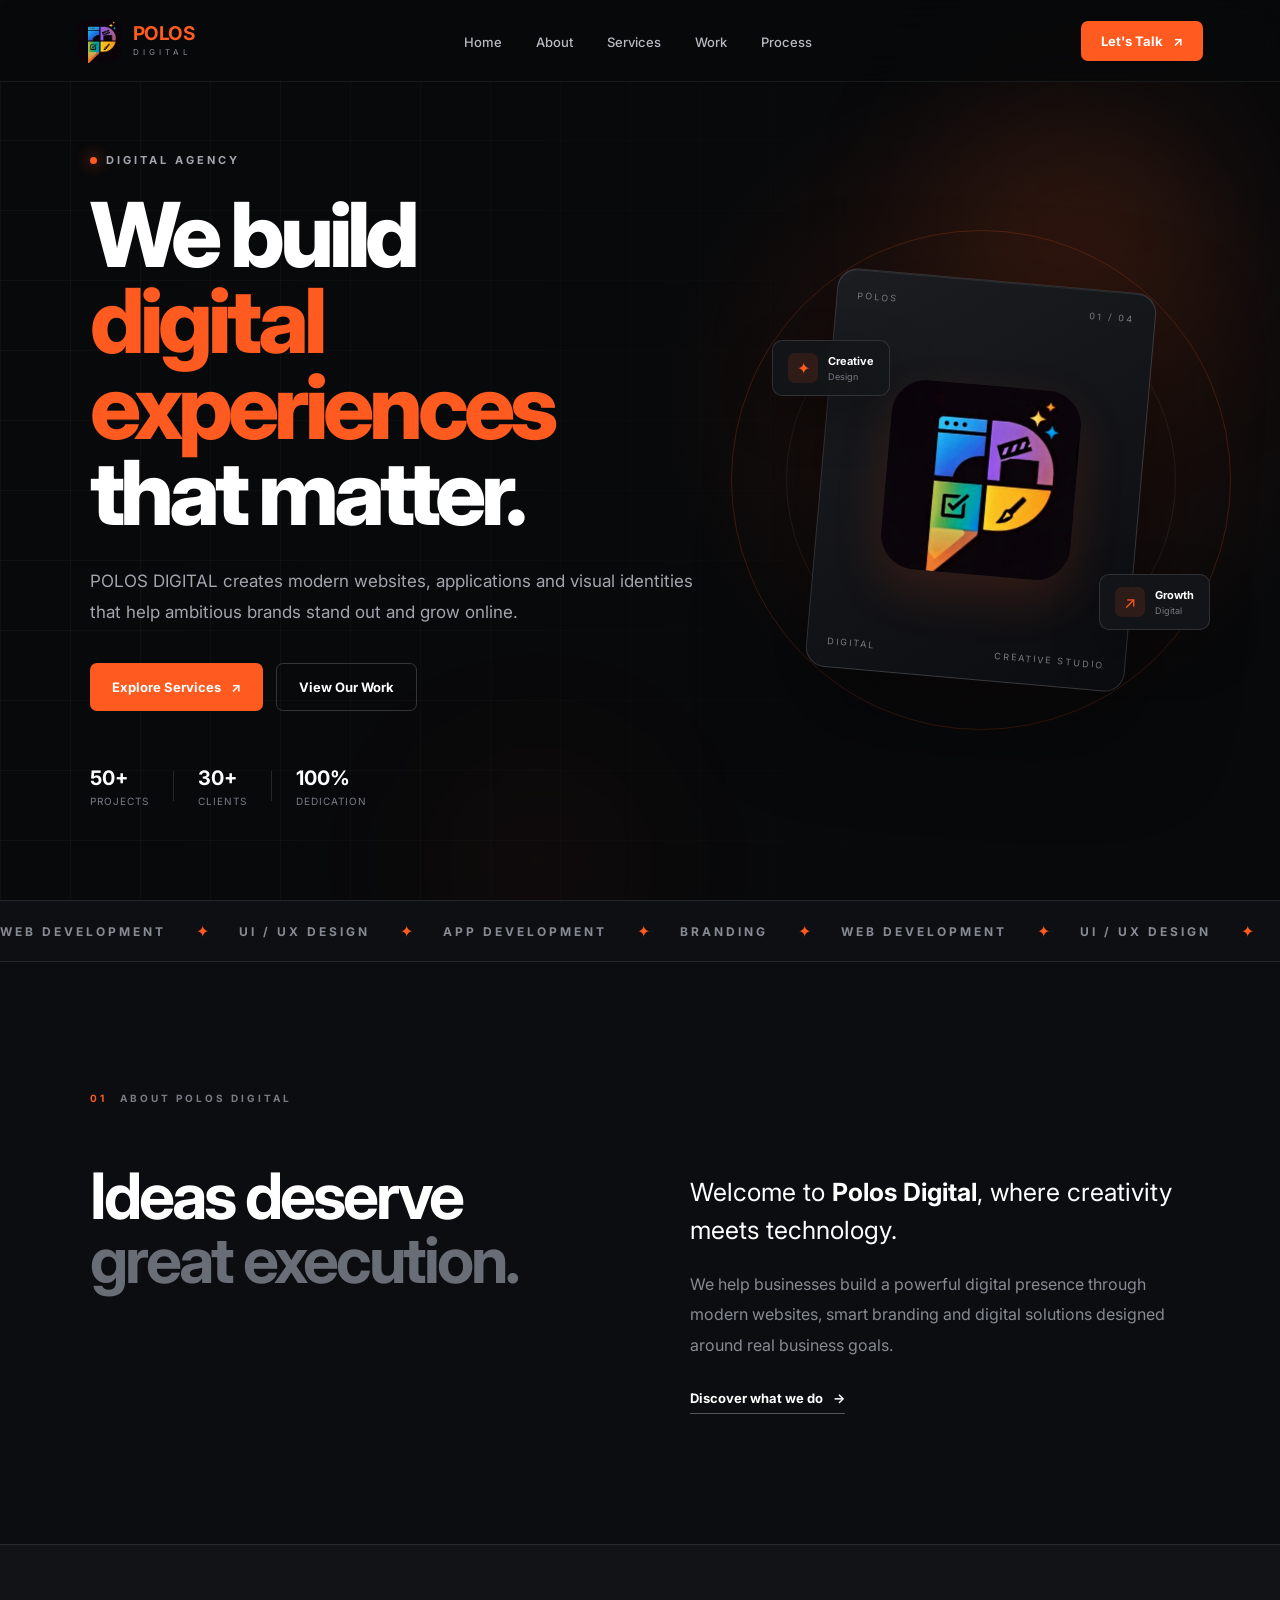
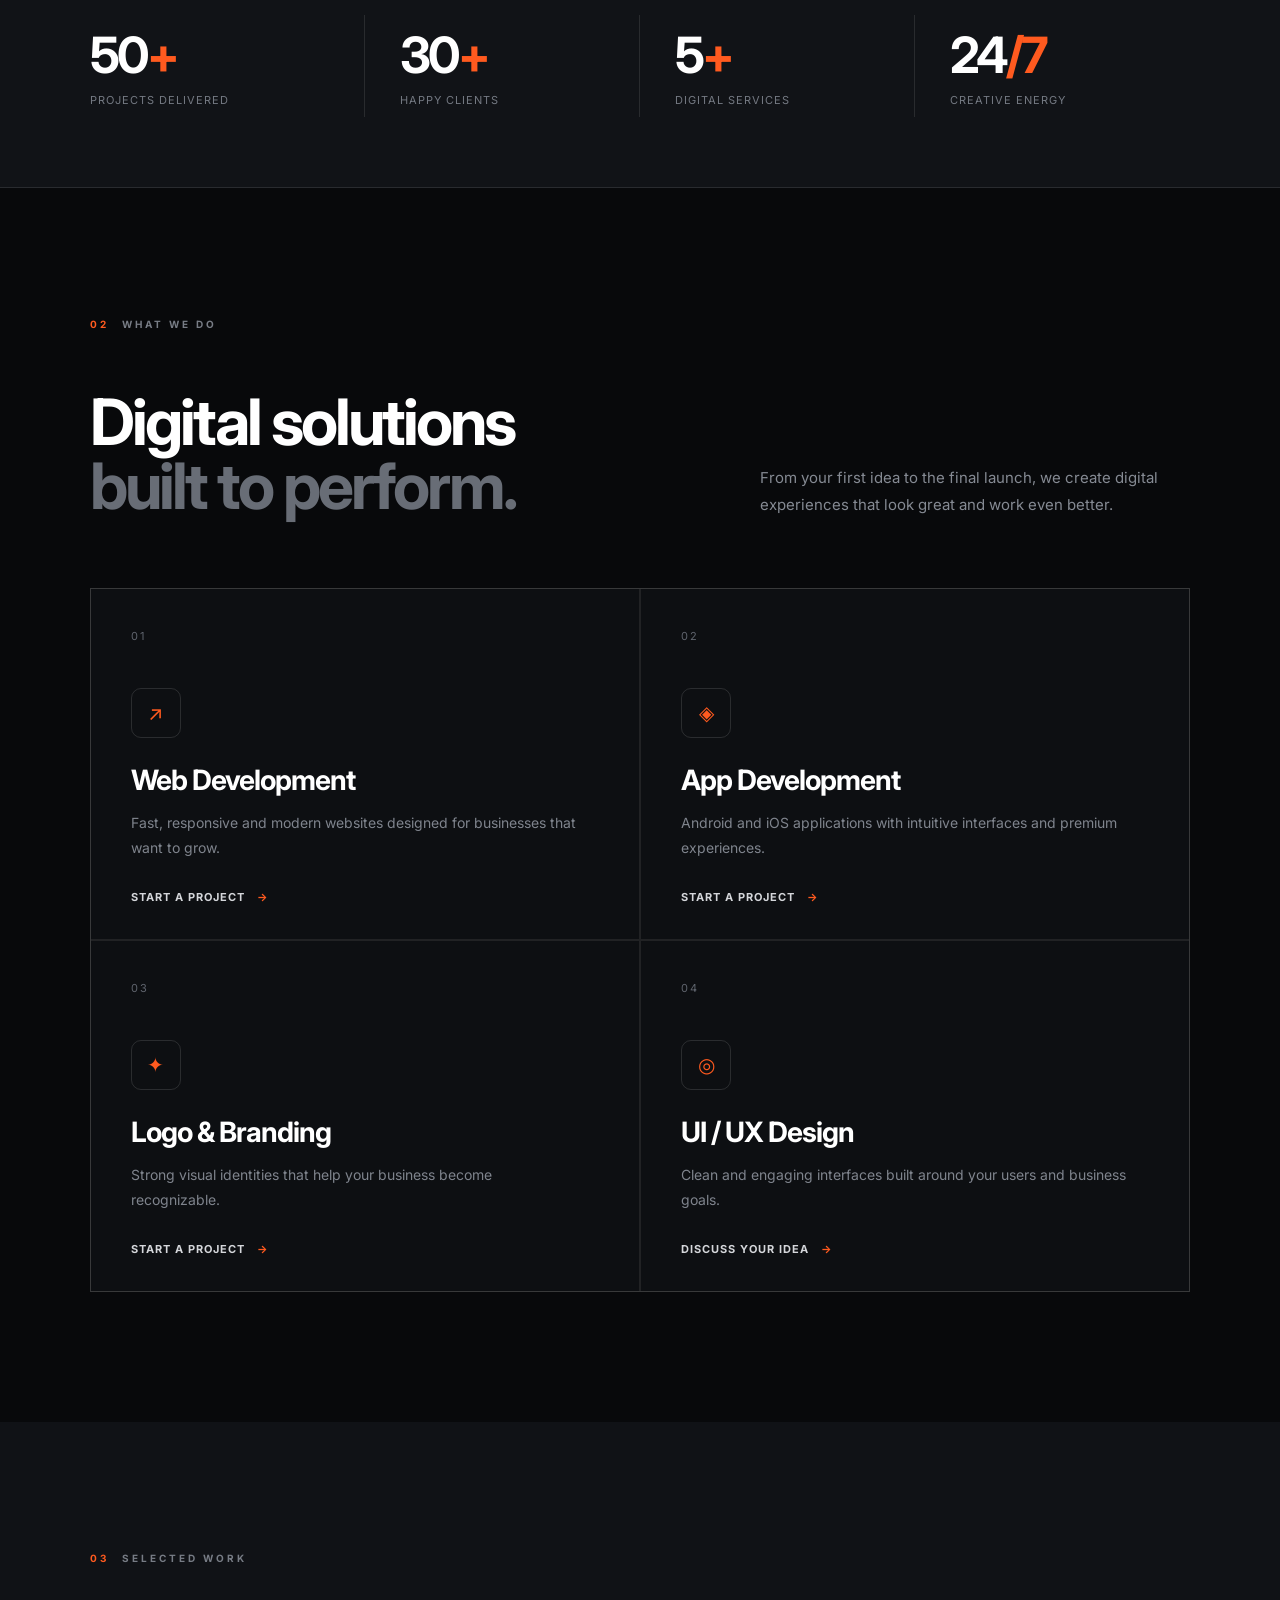
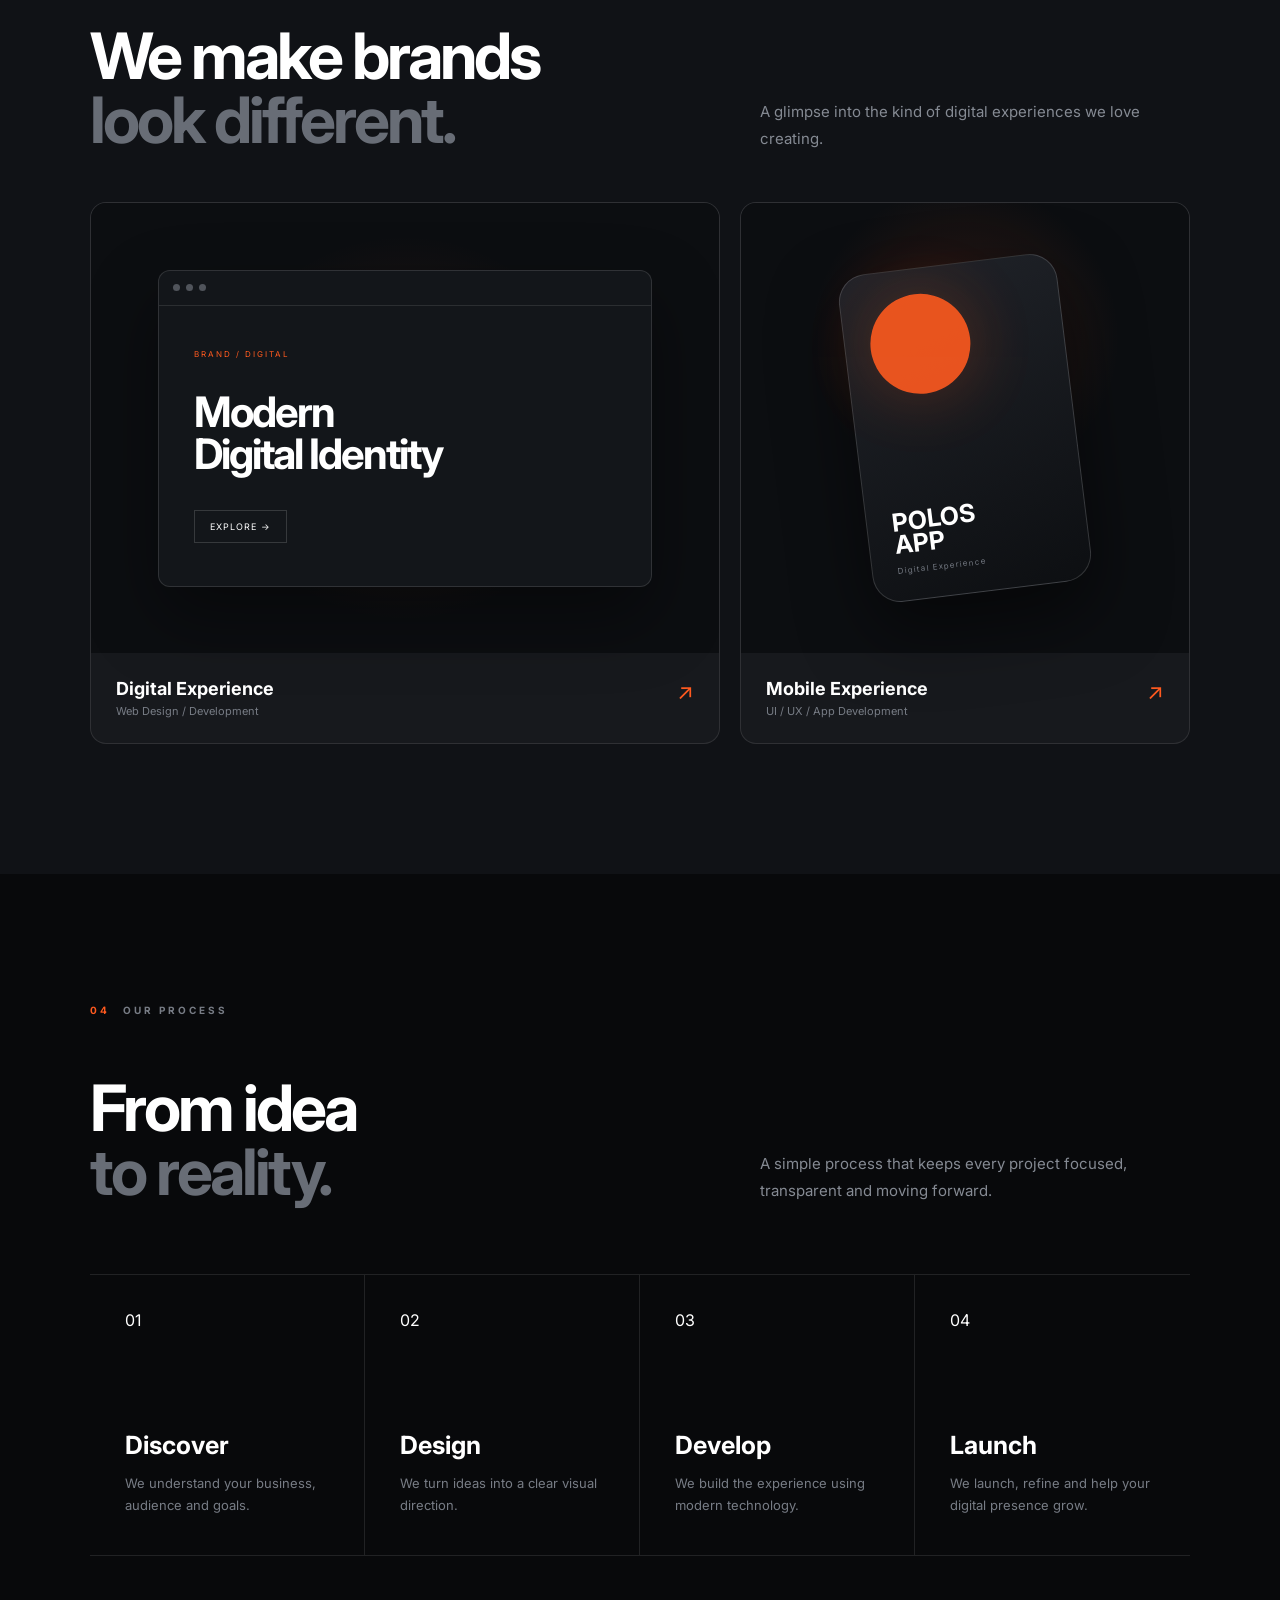
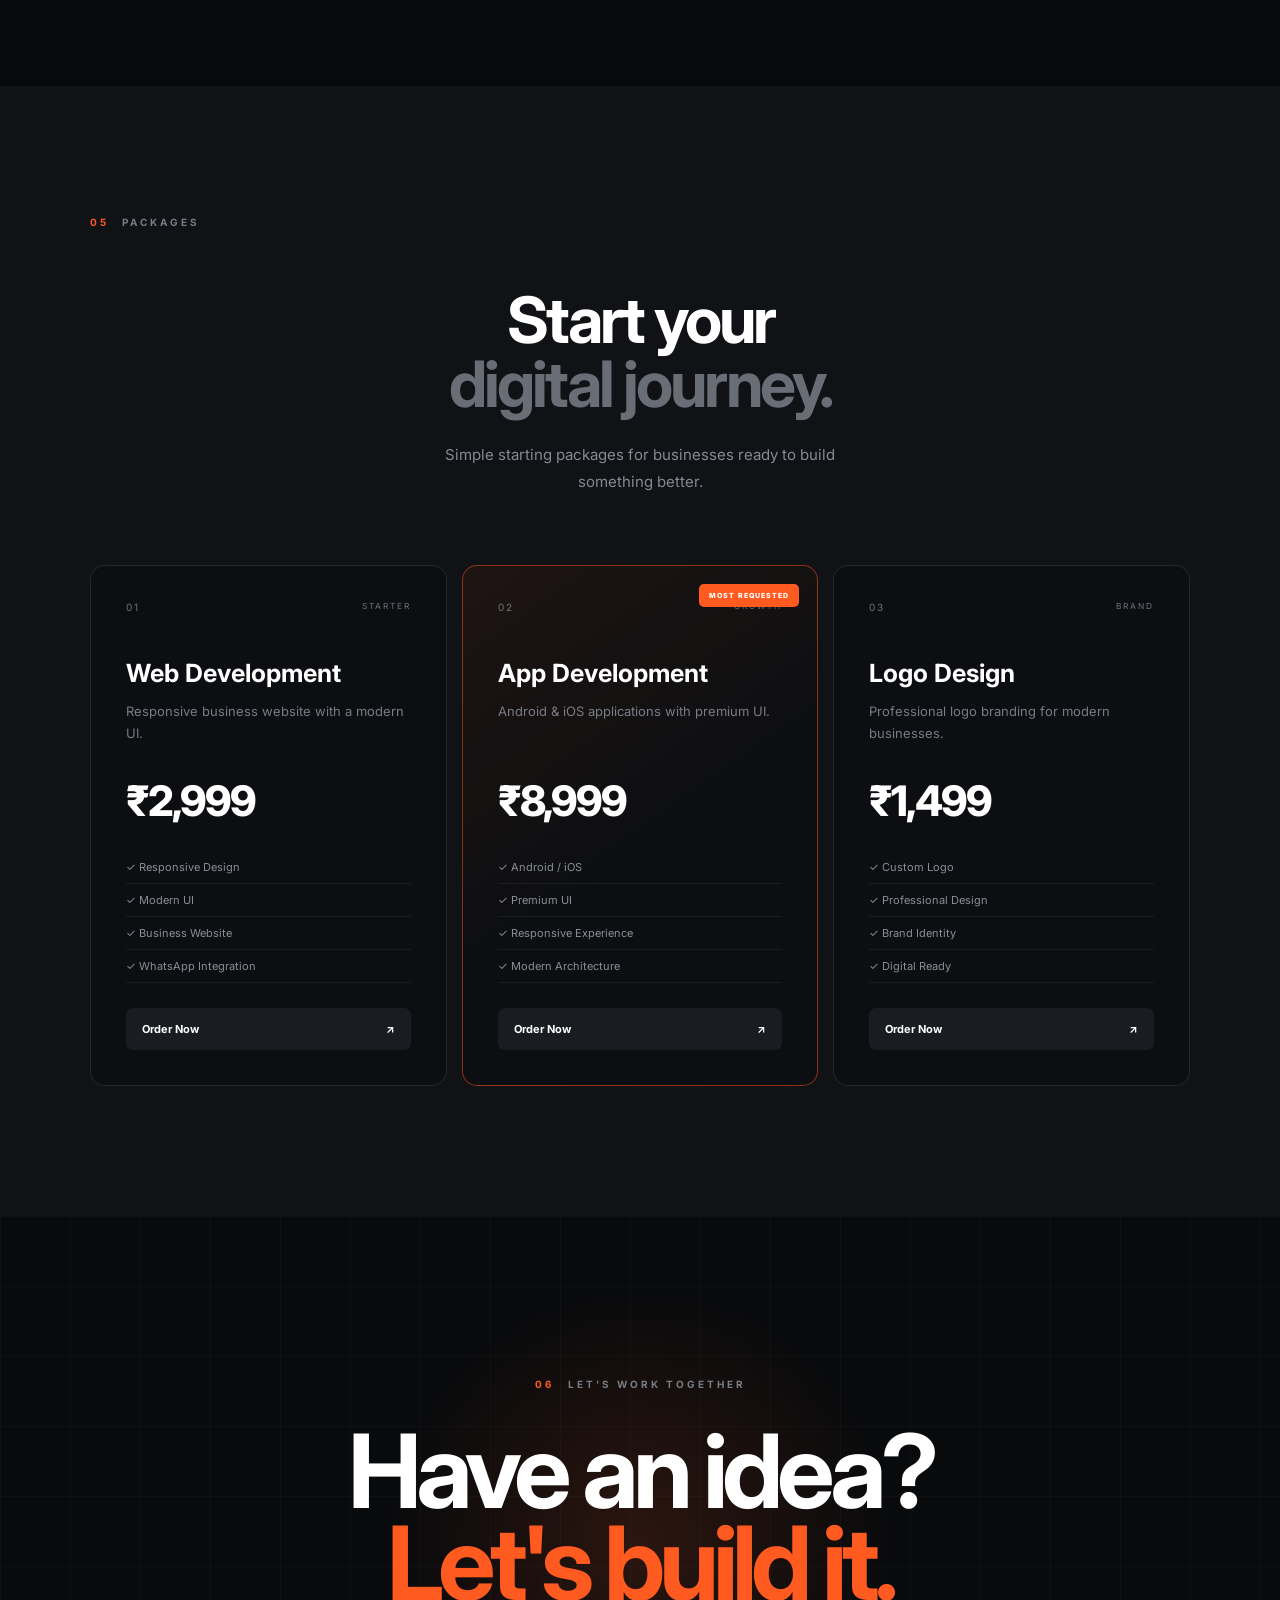
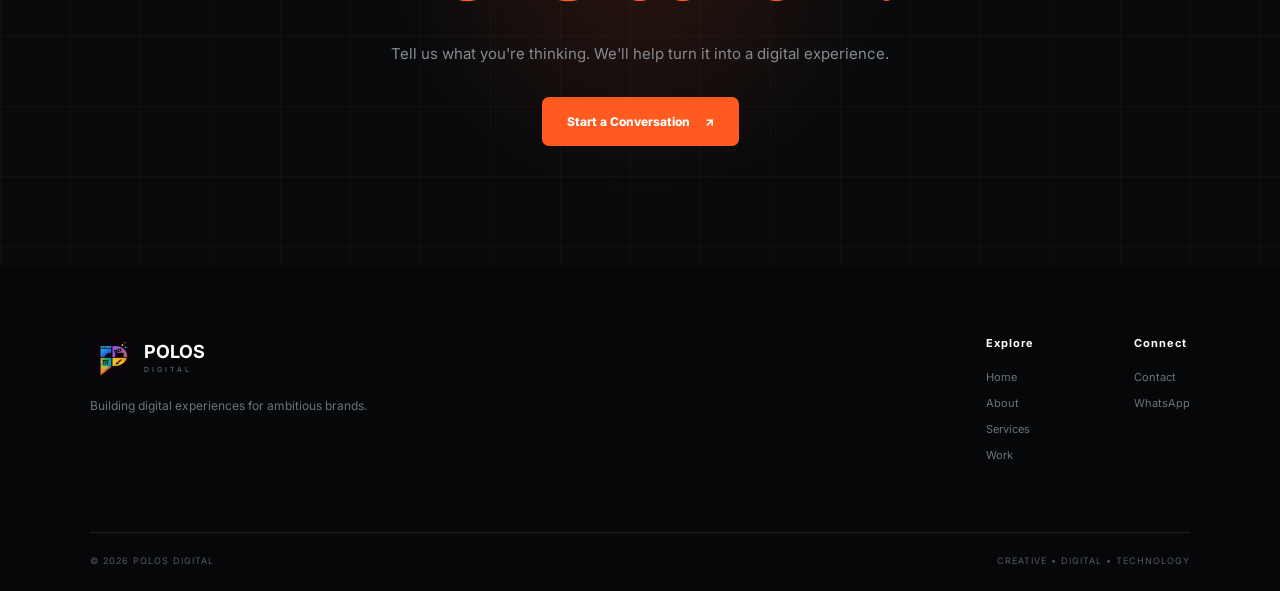
<file: home.html>
<!DOCTYPE html>

<html lang="en">
<head>
  <meta charset="UTF-8">
  <meta name="viewport" content="width=device-width, initial-scale=1.0">

  <title>POLOS DIGITAL — Digital Experiences</title>

  <link rel="stylesheet" href="style.css">

  <link rel="preconnect" href="https://fonts.googleapis.com">
  <link rel="preconnect" href="https://fonts.gstatic.com" crossorigin>
  <link href="https://fonts.googleapis.com/css2?family=Inter:wght@400;500;600;700;800;900&display=swap" rel="stylesheet">
</head>

<body>

<!-- ================= NAVBAR ================= -->

<nav class="navbar">

  <a href="#home" class="logo-box">
    <img src="logo_4k.png" alt="POLOS DIGITAL">


<div>
  <h2>POLOS</h2>
  <p>DIGITAL</p>
</div>

  </a>

  <ul class="nav-links">
    <li><a href="#home">Home</a></li>
    <li><a href="#about">About</a></li>
    <li><a href="#services">Services</a></li>
    <li><a href="#work">Work</a></li>
    <li><a href="#process">Process</a></li>
  </ul>

<a
href="https://wa.me/917401754745"
class="nav-btn"
target="_blank"

>


Let's Talk <span>↗</span>

  </a>

</nav>

<!-- ================= HERO ================= -->

<section class="hero" id="home">

  <div class="hero-grid"></div>

  <div class="hero-orb orb-one"></div>
  <div class="hero-orb orb-two"></div>

  <div class="hero-content">


<div class="eyebrow">
  <span class="dot"></span>
  DIGITAL AGENCY
</div>

<h1>
  We build
  <span>digital experiences</span>
  that matter.
</h1>

<p>
  POLOS DIGITAL creates modern websites, applications
  and visual identities that help ambitious brands
  stand out and grow online.
</p>

<div class="hero-buttons">

  <a href="#services" class="primary-btn">
    Explore Services <span>↗</span>
  </a>

  <a href="#work" class="secondary-btn">
    View Our Work
  </a>

</div>

<div class="hero-trust">

  <div class="trust-item">
    <strong>50+</strong>
    <span>Projects</span>
  </div>

  <div class="trust-line"></div>

  <div class="trust-item">
    <strong>30+</strong>
    <span>Clients</span>
  </div>

  <div class="trust-line"></div>

  <div class="trust-item">
    <strong>100%</strong>
    <span>Dedication</span>
  </div>

</div>


  </div>

  <!-- HERO VISUAL -->

  <div class="hero-visual">

<div class="visual-ring ring-one"></div>
<div class="visual-ring ring-two"></div>

<div class="visual-card">

  <div class="visual-top">
    <span>POLOS</span>
    <span>01 / 04</span>
  </div>

  <img src="logo_4k.png" alt="Polos Digital">

  <div class="visual-bottom">
    <span>DIGITAL</span>
    <span>CREATIVE STUDIO</span>
  </div>

</div>

<div class="floating-card card-one">
  <span class="mini-icon">✦</span>
  <div>
    <strong>Creative</strong>
    <small>Design</small>
  </div>
</div>

<div class="floating-card card-two">
  <span class="mini-icon">↗</span>
  <div>
    <strong>Growth</strong>
    <small>Digital</small>
  </div>
</div>


  </div>

</section>

<!-- ================= MARQUEE ================= -->

<div class="marquee">

  <div class="marquee-track">

<span>WEB DEVELOPMENT</span>
<i>✦</i>

<span>UI / UX DESIGN</span>
<i>✦</i>

<span>APP DEVELOPMENT</span>
<i>✦</i>

<span>BRANDING</span>
<i>✦</i>

<span>WEB DEVELOPMENT</span>
<i>✦</i>

<span>UI / UX DESIGN</span>
<i>✦</i>

<span>APP DEVELOPMENT</span>
<i>✦</i>


  </div>

</div>

<!-- ================= ABOUT ================= -->

<section class="about section" id="about">

  <div class="section-label">
    <span>01</span>
    ABOUT POLOS DIGITAL
  </div>

  <div class="about-grid">

<div class="about-heading">

  <h2>
    Ideas deserve
    <span>great execution.</span>
  </h2>

</div>

<div class="about-content">

  <p class="large-text">
    Welcome to <strong>Polos Digital</strong>, where creativity
    meets technology.
  </p>

  <p>
    We help businesses build a powerful digital presence
    through modern websites, smart branding and digital
    solutions designed around real business goals.
  </p>

  <a href="#services" class="text-link">
    Discover what we do <span>→</span>
  </a>

</div>

  </div>

</section>

<!-- ================= STATS ================= -->

<section class="stats-section">

  <div class="stats-grid">

<div class="stat">
  <strong>50<span>+</span></strong>
  <p>Projects Delivered</p>
</div>

<div class="stat">
  <strong>30<span>+</span></strong>
  <p>Happy Clients</p>
</div>

<div class="stat">
  <strong>5<span>+</span></strong>
  <p>Digital Services</p>
</div>

<div class="stat">
  <strong>24<span>/7</span></strong>
  <p>Creative Energy</p>
</div>

  </div>

</section>

<!-- ================= SERVICES ================= -->

<section class="services section" id="services">

  <div class="section-label">
    <span>02</span>
    WHAT WE DO
  </div>

  <div class="section-heading">

<h2>
  Digital solutions
  <span>built to perform.</span>
</h2>

<p>
  From your first idea to the final launch,
  we create digital experiences that look great
  and work even better.
</p>

  </div>

  <div class="service-grid">

<div class="service-card featured">

  <div class="service-number">01</div>

  <div class="service-icon">↗</div>

  <h3>Web Development</h3>

  <p>
    Fast, responsive and modern websites
    designed for businesses that want to grow.
  </p>

  <a
    href="https://wa.me/917401754745?text=I%20want%20Web%20Development"
    target="_blank"
  >
    Start a project <span>→</span>
  </a>

</div>


<div class="service-card">

  <div class="service-number">02</div>

  <div class="service-icon">◈</div>

  <h3>App Development</h3>

  <p>
    Android and iOS applications with
    intuitive interfaces and premium experiences.
  </p>

  <a
    href="https://wa.me/917401754745?text=I%20want%20App%20Development"
    target="_blank"
  >
    Start a project <span>→</span>
  </a>

</div>


<div class="service-card">

  <div class="service-number">03</div>

  <div class="service-icon">✦</div>

  <h3>Logo & Branding</h3>

  <p>
    Strong visual identities that help your
    business become recognizable.
  </p>

  <a
    href="https://wa.me/917401754745?text=I%20want%20Logo%20Design"
    target="_blank"
  >
    Start a project <span>→</span>
  </a>

</div>


<div class="service-card">

  <div class="service-number">04</div>

  <div class="service-icon">◎</div>

  <h3>UI / UX Design</h3>

  <p>
    Clean and engaging interfaces built
    around your users and business goals.
  </p>

  <a href="#contact">
    Discuss your idea <span>→</span>
  </a>

</div>

  </div>

</section>

<!-- ================= WORK ================= -->

<section class="work section" id="work">

  <div class="section-label">
    <span>03</span>
    SELECTED WORK
  </div>

  <div class="section-heading work-heading">

<h2>
  We make brands
  <span>look different.</span>
</h2>

<p>
  A glimpse into the kind of digital experiences
  we love creating.
</p>

  </div>

  <div class="work-grid">

<div class="work-card work-large">

  <div class="work-image work-image-one">
    <div class="fake-browser">
      <div class="browser-top">
        <span></span>
        <span></span>
        <span></span>
      </div>

      <div class="browser-content">
        <small>BRAND / DIGITAL</small>
        <h3>Modern<br>Digital Identity</h3>
        <div class="fake-button">EXPLORE →</div>
      </div>
    </div>
  </div>

  <div class="work-info">
    <div>
      <h3>Digital Experience</h3>
      <p>Web Design / Development</p>
    </div>
    <span>↗</span>
  </div>

</div>


<div class="work-card">

  <div class="work-image work-image-two">

    <div class="app-mockup">
      <div class="app-circle"></div>
      <h3>POLOS<br>APP</h3>
      <span>Digital Experience</span>
    </div>

  </div>

  <div class="work-info">
    <div>
      <h3>Mobile Experience</h3>
      <p>UI / UX / App Development</p>
    </div>
    <span>↗</span>
  </div>

</div>

  </div>

</section>

<!-- ================= PROCESS ================= -->

<section class="process section" id="process">

  <div class="section-label">
    <span>04</span>
    OUR PROCESS
  </div>

  <div class="section-heading">

<h2>
  From idea
  <span>to reality.</span>
</h2>

<p>
  A simple process that keeps every project
  focused, transparent and moving forward.
</p>

  </div>

  <div class="process-grid">

<div class="process-card">
  <span>01</span>
  <h3>Discover</h3>
  <p>
    We understand your business,
    audience and goals.
  </p>
</div>

<div class="process-card">
  <span>02</span>
  <h3>Design</h3>
  <p>
    We turn ideas into a clear
    visual direction.
  </p>
</div>

<div class="process-card">
  <span>03</span>
  <h3>Develop</h3>
  <p>
    We build the experience
    using modern technology.
  </p>
</div>

<div class="process-card">
  <span>04</span>
  <h3>Launch</h3>
  <p>
    We launch, refine and help
    your digital presence grow.
  </p>
</div>

  </div>

</section>

<!-- ================= PRICING ================= -->

<section class="pricing section" id="packages">

  <div class="section-label">
    <span>05</span>
    PACKAGES
  </div>

  <div class="section-heading center-heading">

<h2>
  Start your
  <span>digital journey.</span>
</h2>

<p>
  Simple starting packages for businesses
  ready to build something better.
</p>

  </div>

  <div class="pricing-grid">

<div class="price-card">

  <div class="price-top">
    <span>01</span>
    <small>STARTER</small>
  </div>

  <h3>Web Development</h3>

  <p>
    Responsive business website with
    a modern UI.
  </p>

  <div class="price">
    ₹2,999
  </div>

  <ul>
    <li>✓ Responsive Design</li>
    <li>✓ Modern UI</li>
    <li>✓ Business Website</li>
    <li>✓ WhatsApp Integration</li>
  </ul>

  <a
    href="https://wa.me/917401754745?text=Heythere!!!%20Polosdigital%20I%20want%20Web%20Development"
    target="_blank"
  >
    Order Now <span>↗</span>
  </a>

</div>


<div class="price-card popular">

  <div class="popular-tag">
    MOST REQUESTED
  </div>

  <div class="price-top">
    <span>02</span>
    <small>GROWTH</small>
  </div>

  <h3>App Development</h3>

  <p>
    Android & iOS applications
    with premium UI.
  </p>

  <div class="price">
    ₹8,999
  </div>

  <ul>
    <li>✓ Android / iOS</li>
    <li>✓ Premium UI</li>
    <li>✓ Responsive Experience</li>
    <li>✓ Modern Architecture</li>
  </ul>

  <a
    href="https://wa.me/917401754745?text=Heythere!!!%20Polosdigital%20I%20want%20App%20Development"
    target="_blank"
  >
    Order Now <span>↗</span>
  </a>

</div>


<div class="price-card">

  <div class="price-top">
    <span>03</span>
    <small>BRAND</small>
  </div>

  <h3>Logo Design</h3>

  <p>
    Professional logo branding
    for modern businesses.
  </p>

  <div class="price">
    ₹1,499
  </div>

  <ul>
    <li>✓ Custom Logo</li>
    <li>✓ Professional Design</li>
    <li>✓ Brand Identity</li>
    <li>✓ Digital Ready</li>
  </ul>

  <a
    href="https://wa.me/917401754745?text=Heythere!!!%20Polosdigital%20I%20want%20Logo%20Design"
    target="_blank"
  >
    Order Now <span>↗</span>
  </a>

</div>

  </div>

</section>

<!-- ================= CTA ================= -->

<section class="cta" id="contact">

  <div class="cta-glow"></div>

  <div class="cta-content">

<div class="section-label light">
  <span>06</span>
  LET'S WORK TOGETHER
</div>

<h2>
  Have an idea?
  <span>Let's build it.</span>
</h2>

<p>
  Tell us what you're thinking.
  We'll help turn it into a digital experience.
</p>

<a
  href="https://wa.me/917401754745"
  class="cta-btn"
  target="_blank"
>
  Start a Conversation <span>↗</span>
</a>

  </div>

</section>

<!-- ================= FOOTER ================= -->

<footer>

  <div class="footer-main">

<div class="footer-brand">

  <div class="footer-logo">
    <img src="logo_4k.png" alt="POLOS DIGITAL">

    <div>
      <h3>POLOS</h3>
      <span>DIGITAL</span>
    </div>
  </div>

  <p>
    Building digital experiences
    for ambitious brands.
  </p>

</div>


<div class="footer-links">

  <div>
    <h4>Explore</h4>
    <a href="#home">Home</a>
    <a href="#about">About</a>
    <a href="#services">Services</a>
    <a href="#work">Work</a>
  </div>

  <div>
    <h4>Connect</h4>
    <a href="#contact">Contact</a>

    <a
      href="https://wa.me/917401754745"
      target="_blank"
    >
      WhatsApp
    </a>
  </div>

</div>

  </div>

  <div class="footer-bottom">
<span>© 2026 POLOS DIGITAL</span>

<span>CREATIVE • DIGITAL • TECHNOLOGY</span>


  </div>

</footer>

<script src="script.js"></script>

</body>
</html>
</file>
<file: style.css>
*{
margin:0;
padding:0;
box-sizing:border-box;
}

html{
scroll-behavior:smooth;
}

:root{
--orange:#ff5a1f;
--orange-dark:#e9470e;
--black:#08090b;
--dark:#101216;
--white:#ffffff;
--gray:#969ba5;
--line:rgba(255,255,255,.1);
}

body{
font-family:Inter,Arial,sans-serif;
background:var(--black);
color:var(--white);
overflow-x:hidden;
}

a{
color:inherit;
text-decoration:none;
}

/* ================= NAVBAR ================= */

.navbar{
position:fixed;
top:0;
left:0;
width:100%;
height:82px;

padding:0 6%;

display:flex;
align-items:center;
justify-content:space-between;

background:rgba(8,9,11,.72);
backdrop-filter:blur(20px);
-webkit-backdrop-filter:blur(20px);

border-bottom:1px solid rgba(255,255,255,.07);

z-index:1000;
}

.logo-box{
display:flex;
align-items:center;
gap:12px;
}

.logo-box img{
width:44px;
height:44px;
object-fit:cover;
border-radius:12px;
}

.logo-box h2{
font-size:19px;
line-height:1;
letter-spacing:-.5px;
}

.logo-box p{
margin-top:4px;
font-size:8px;
letter-spacing:4px;
color:#858992;
}

.nav-links{
display:flex;
gap:34px;
list-style:none;
}

.nav-links a{
color:#b7bac1;
font-size:13px;
font-weight:500;
transition:.25s ease;
}

.nav-links a:hover{
color:white;
}

.nav-btn{
padding:12px 20px;

background:var(--orange);
border-radius:7px;

font-size:13px;
font-weight:700;

transition:.25s ease;
}

.nav-btn span{
margin-left:7px;
}

.nav-btn:hover{
background:var(--orange-dark);
transform:translateY(-2px);
}

/* ================= HERO ================= */

.hero{
min-height:100vh;

padding:150px 7% 90px;

display:flex;
align-items:center;
justify-content:space-between;

position:relative;
overflow:hidden;

background:
radial-gradient(
circle at 78% 45%,
rgba(255,90,31,.14),
transparent 30%
),
#08090b;
}

.hero-grid{
position:absolute;
inset:0;

background-image:
linear-gradient(rgba(255,255,255,.035) 1px,transparent 1px),
linear-gradient(90deg,rgba(255,255,255,.035) 1px,transparent 1px);

background-size:70px 70px;

mask-image:linear-gradient(
to right,
black,
transparent 85%
);

pointer-events:none;
}

.hero-orb{
position:absolute;
border-radius:50%;
filter:blur(80px);
pointer-events:none;
}

.orb-one{
width:280px;
height:280px;
right:4%;
top:10%;
background:rgba(255,90,31,.11);
}

.orb-two{
width:180px;
height:180px;
left:35%;
bottom:-50px;
background:rgba(255,90,31,.06);
}

.hero-content{
width:58%;
position:relative;
z-index:2;
}

.eyebrow{
display:flex;
align-items:center;
gap:9px;

margin-bottom:25px;

color:#a2a6ae;
font-size:11px;
font-weight:700;
letter-spacing:3px;
}

.dot{
width:7px;
height:7px;
border-radius:50%;
background:var(--orange);
box-shadow:0 0 15px var(--orange);
}

.hero h1{
max-width:850px;

font-size:clamp(55px,7vw,100px);
line-height:.96;

letter-spacing:-5px;
font-weight:800;
}

.hero h1 span{
display:block;
color:var(--orange);
}

.hero-content > p{
max-width:650px;

margin-top:30px;

color:#a1a5ad;

font-size:17px;
line-height:1.8;
}

.hero-buttons{
display:flex;
gap:13px;

margin-top:35px;
}

.primary-btn,
.secondary-btn{
display:inline-flex;
align-items:center;
justify-content:center;
gap:10px;

padding:15px 22px;

border-radius:7px;

font-size:13px;
font-weight:700;

transition:.3s ease;
}

.primary-btn{
background:var(--orange);
color:white;
}

.primary-btn:hover{
background:var(--orange-dark);
transform:translateY(-3px);
}

.secondary-btn{
border:1px solid rgba(255,255,255,.18);
color:white;
}

.secondary-btn:hover{
border-color:var(--orange);
color:var(--orange);
}

.hero-trust{
display:flex;
align-items:center;
gap:24px;

margin-top:55px;
}

.trust-item{
display:flex;
flex-direction:column;
gap:5px;
}

.trust-item strong{
font-size:20px;
}

.trust-item span{
color:#777c85;
font-size:10px;
text-transform:uppercase;
letter-spacing:1px;
}

.trust-line{
height:30px;
width:1px;
background:rgba(255,255,255,.13);
}

/* ================= HERO VISUAL ================= */

.hero-visual{
width:38%;
min-height:500px;

position:relative;

display:flex;
align-items:center;
justify-content:center;

z-index:2;
}

.visual-ring{
position:absolute;

border:1px solid rgba(255,90,31,.2);

border-radius:50%;
}

.ring-one{
width:500px;
height:500px;
}

.ring-two{
width:390px;
height:390px;
border-color:rgba(255,255,255,.08);
}

.visual-card{
width:320px;
height:400px;

padding:20px;

display:flex;
flex-direction:column;
justify-content:space-between;

background:
linear-gradient(
145deg,
#1b1d21,
#0b0c0f
);

border:1px solid rgba(255,255,255,.14);

border-radius:20px;

box-shadow:
0 40px 100px rgba(0,0,0,.5),
inset 0 1px rgba(255,255,255,.08);

transform:rotate(5deg);

animation:float 6s ease-in-out infinite;
}

.visual-top,
.visual-bottom{
display:flex;
justify-content:space-between;

color:#777b83;

font-size:9px;
letter-spacing:2px;
}

.visual-card img{
width:190px;
height:190px;

object-fit:cover;

align-self:center;

border-radius:35px;

box-shadow:
0 20px 50px rgba(255,90,31,.15);
}

.floating-card{
position:absolute;

display:flex;
align-items:center;
gap:10px;

padding:12px 15px;

background:rgba(20,22,26,.88);

border:1px solid rgba(255,255,255,.12);

border-radius:10px;

backdrop-filter:blur(15px);

box-shadow:0 20px 50px rgba(0,0,0,.3);
}

.floating-card strong{
display:block;
font-size:11px;
}

.floating-card small{
display:block;
margin-top:3px;
color:#777b83;
font-size:9px;
}

.mini-icon{
width:30px;
height:30px;

display:grid;
place-items:center;

border-radius:7px;

background:rgba(255,90,31,.12);
color:var(--orange);
}

.card-one{
left:0;
top:22%;
}

.card-two{
right:-20px;
bottom:20%;
}

/* ================= MARQUEE ================= */

.marquee{
overflow:hidden;

border-top:1px solid var(--line);
border-bottom:1px solid var(--line);

background:#0d0f12;
}

.marquee-track{
width:max-content;

display:flex;
align-items:center;
gap:30px;

padding:20px 0;

animation:marquee 25s linear infinite;
}

.marquee span{
font-size:12px;
font-weight:700;
letter-spacing:3px;
color:#858a93;
}

.marquee i{
color:var(--orange);
font-style:normal;
}

/* ================= GENERAL ================= */

.section{
padding:130px 7%;
}

.section-label{
display:flex;
align-items:center;
gap:13px;

margin-bottom:60px;

color:#777c85;

font-size:10px;
font-weight:700;
letter-spacing:3px;
}

.section-label span{
color:var(--orange);
}

/* ================= ABOUT ================= */

.about{
background:#0b0d10;
}

.about-grid{
display:grid;
grid-template-columns:1fr 1fr;
gap:100px;
}

.about-heading h2,
.section-heading h2{
font-size:clamp(45px,5vw,72px);
line-height:1;
letter-spacing:-3px;
}

.about-heading h2 span,
.section-heading h2 span{
display:block;
color:#686d76;
}

.about-content{
padding-top:10px;
}

.large-text{
font-size:25px !important;
color:white !important;
line-height:1.5 !important;
}

.about-content p{
max-width:550px;

color:#858a93;

font-size:16px;
line-height:1.9;
}

.about-content p + p{
margin-top:20px;
}

.text-link{
display:inline-flex;
gap:10px;

margin-top:30px;

color:white;

font-size:13px;
font-weight:700;

border-bottom:1px solid #555;

padding-bottom:7px;

transition:.25s ease;
}

.text-link:hover{
color:var(--orange);
border-color:var(--orange);
}

/* ================= STATS ================= */

.stats-section{
padding:70px 7%;

background:#111317;

border-top:1px solid var(--line);
border-bottom:1px solid var(--line);
}

.stats-grid{
display:grid;
grid-template-columns:repeat(4,1fr);
}

.stat{
padding:10px 35px;

border-right:1px solid var(--line);
}

.stat:first-child{
padding-left:0;
}

.stat:last-child{
border:none;
}

.stat strong{
font-size:50px;
letter-spacing:-3px;
}

.stat strong span{
color:var(--orange);
}

.stat p{
margin-top:8px;

color:#747982;

font-size:11px;
text-transform:uppercase;
letter-spacing:1px;
}

/* ================= SERVICES ================= */

.services{
background:#08090b;
}

.section-heading{
display:flex;
justify-content:space-between;
align-items:flex-end;

gap:50px;

margin-bottom:70px;
}

.section-heading p{
max-width:430px;

color:#858a93;

font-size:15px;
line-height:1.8;
}

.service-grid{
display:grid;
grid-template-columns:repeat(2,1fr);

gap:2px;

background:var(--line);

border:1px solid var(--line);
}

.service-card{
min-height:350px;

padding:40px;

position:relative;

background:#0d0f12;

transition:.35s ease;
}

.service-card:hover

.service-card.featured{
background:
radial-gradient(
circle at 90% 10%,
rgba(255,90,31,.13),
transparent 35%
),
#101216;
}

.service-number{
color:#5f646d;

font-size:11px;
letter-spacing:2px;
}

.service-icon{
width:50px;
height:50px;

display:grid;
place-items:center;

margin-top:45px;

border:1px solid rgba(255,255,255,.12);
border-radius:10px;

color:var(--orange);

font-size:20px;
}

.service-card h3{
margin-top:25px;

font-size:28px;
letter-spacing:-1px;
}

.service-card p{
max-width:450px;

margin-top:13px;

color:#7f848d;

font-size:14px;
line-height:1.8;
}

.service-card a{
position:absolute;
left:40px;
bottom:35px;

color:#d4d6da;

font-size:11px;
font-weight:700;
text-transform:uppercase;
letter-spacing:1px;
}

.service-card a span{
margin-left:8px;
color:var(--orange);
}

/* ================= WORK ================= */

.work{
background:#101216;
}

.work-heading{
margin-bottom:50px;
}

.work-grid{
display:grid;
grid-template-columns:1.4fr 1fr;
gap:20px;
}

.work-card{
overflow:hidden;

background:#17191d;

border:1px solid var(--line);
border-radius:16px;
}

.work-image{
min-height:450px;

display:grid;
place-items:center;

padding:40px;

background:
radial-gradient(
circle,
rgba(255,90,31,.12),
transparent 50%
),
#0c0e11;
}

.work-image-two{
background:
radial-gradient(
circle at 50% 30%,
rgba(255,90,31,.15),
transparent 40%
),
#0c0e11;
}

.fake-browser{
width:90%;
max-width:650px;

overflow:hidden;

border:1px solid rgba(255,255,255,.12);
border-radius:12px;

background:#13161a;

box-shadow:0 30px 70px rgba(0,0,0,.4);
}

.browser-top{
height:35px;

display:flex;
align-items:center;
gap:6px;

padding-left:14px;

border-bottom:1px solid var(--line);
}

.browser-top span{
width:7px;
height:7px;
border-radius:50%;
background:#50545b;
}

.browser-content{
min-height:280px;

padding:35px;
}

.browser-content small{
color:var(--orange);

font-size:8px;
letter-spacing:2px;
}

.browser-content h3{
margin-top:30px;

font-size:42px;
line-height:1;

letter-spacing:-2px;
}

.fake-button{
display:inline-block;

margin-top:35px;

padding:10px 15px;

border:1px solid rgba(255,255,255,.15);

font-size:9px;
letter-spacing:1px;
}

.app-mockup{
width:220px;
height:330px;

padding:25px;

display:flex;
flex-direction:column;
justify-content:flex-end;

background:linear-gradient(160deg,#202329,#0d0f12);

border:1px solid rgba(255,255,255,.15);

border-radius:28px;

box-shadow:0 30px 70px rgba(0,0,0,.5);

transform:rotate(-7deg);
}

.app-circle{
width:100px;
height:100px;

margin-bottom:auto;

border-radius:50%;

background:var(--orange);

opacity:.9;

box-shadow:0 0 70px rgba(255,90,31,.3);
}

.app-mockup h3{
font-size:25px;
line-height:.9;
}

.app-mockup span{
margin-top:10px;

color:#737881;

font-size:8px;
letter-spacing:1px;
}

.work-info{
display:flex;
justify-content:space-between;

padding:25px;
}

.work-info h3{
font-size:18px;
}

.work-info p{
margin-top:5px;

color:#777c85;

font-size:11px;
}

.work-info > span{
color:var(--orange);
font-size:22px;
}

/* ================= PROCESS ================= */

.process{
background:#08090b;
}

.process-grid{
display:grid;
grid-template-columns:repeat(4,1fr);

border-top:1px solid var(--line);
border-bottom:1px solid var(--line);
}

.process-card{
min-height:280px;

padding:35px;

border-right:1px solid var(--line);

transition:.3s ease;
}

.process-card:last-child{
border:none;
}

.process-card:hover

.process-card > span{
color:var(--orange);

font-size:11px;
letter-spacing:2px;
}

.process-card h3{
margin-top:100px;

font-size:25px;
}

.process-card p{
margin-top:12px;

color:#777c85;

font-size:13px;
line-height:1.7;
}

/* ================= PRICING ================= */

.pricing{
background:#101216;
}

.center-heading{
display:block;
text-align:center;
}

.center-heading p{
margin:25px auto 0;
}

.pricing-grid{
display:grid;
grid-template-columns:repeat(3,1fr);

gap:15px;
}

.price-card{
position:relative;

padding:35px;

background:#0c0e11;

border:1px solid var(--line);
border-radius:15px;

transition:.35s ease;
}

.price-card:hover{
transform:translateY(-8px);
border-color:rgba(255,90,31,.3);
}

.price-card.popular{
border-color:rgba(255,90,31,.5);

background:
linear-gradient(
145deg,
rgba(255,90,31,.08),
transparent 55%
),
#0c0e11;
}

.popular-tag{
position:absolute;
top:18px;
right:18px;

padding:7px 10px;

background:var(--orange);

border-radius:5px;

font-size:7px;
font-weight:800;
letter-spacing:1px;
}

.price-top{
display:flex;
justify-content:space-between;

color:#6e737b;

font-size:10px;
letter-spacing:2px;
}

.price-card h3{
margin-top:45px;

font-size:25px;
}

.price-card > p{
min-height:50px;

margin-top:12px;

color:#777c85;

font-size:13px;
line-height:1.7;
}

.price{
margin-top:25px;

font-size:42px;
font-weight:800;

letter-spacing:-2px;
}

.price-card ul{
list-style:none;

margin:25px 0;
}

.price-card li{
padding:9px 0;

border-bottom:1px solid rgba(255,255,255,.06);

color:#8a8f97;

font-size:11px;
}

.price-card > a{
display:flex;
justify-content:space-between;
align-items:center;

padding:14px 16px;

background:#191c21;

border-radius:7px;

font-size:11px;
font-weight:700;

transition:.25s ease;
}

.price-card > a:hover{
background:var(--orange);
}

/* ================= CTA ================= */

.cta{
min-height:650px;

display:grid;
place-items:center;

padding:100px 7%;

position:relative;
overflow:hidden;

background:
radial-gradient(
circle at 50% 50%,
rgba(255,90,31,.14),
transparent 35%
),
#090a0c;
}

.cta::before{
content:"";

position:absolute;
inset:0;

background-image:
linear-gradient(rgba(255,255,255,.025) 1px,transparent 1px),
linear-gradient(90deg,rgba(255,255,255,.025) 1px,transparent 1px);

background-size:70px 70px;
}

.cta-content{
position:relative;
z-index:2;

text-align:center;
}

.cta .section-label{
justify-content:center;
margin-bottom:35px;
}

.cta h2{
max-width:900px;

font-size:clamp(55px,8vw,110px);
line-height:.9;

letter-spacing:-6px;
}

.cta h2 span{
display:block;
color:var(--orange);
}

.cta p{
max-width:500px;

margin:30px auto;

color:#858a93;

font-size:15px;
line-height:1.8;
}

.cta-btn{
display:inline-flex;
align-items:center;
gap:15px;

padding:17px 25px;

background:var(--orange);

border-radius:7px;

font-size:12px;
font-weight:800;

transition:.3s ease;
}

.cta-btn:hover{
background:var(--orange-dark);
transform:translateY(-3px);
}

/* ================= FOOTER ================= */

footer{
padding:70px 7% 25px;

background:#060709;
}

.footer-main{
display:flex;
justify-content:space-between;

padding-bottom:70px;

border-bottom:1px solid var(--line);
}

.footer-logo{
display:flex;
align-items:center;
gap:12px;
}

.footer-logo img{
width:42px;
height:42px;

border-radius:10px;
}

.footer-logo h3{
font-size:18px;
}

.footer-logo span{
display:block;

margin-top:3px;

color:#70757d;

font-size:7px;
letter-spacing:3px;
}

.footer-brand > p{
margin-top:20px;

color:#6d727b;

font-size:12px;
}

.footer-links{
display:flex;
gap:100px;
}

.footer-links div{
display:flex;
flex-direction:column;
gap:12px;
}

.footer-links h4{
margin-bottom:8px;

color:#fff;

font-size:11px;
letter-spacing:1px;
}

.footer-links a{
color:#6d727b;

font-size:11px;

transition:.25s ease;
}

.footer-links a:hover{
color:var(--orange);
}

.footer-bottom{
display:flex;
justify-content:space-between;

padding-top:22px;

color:#555a62;

font-size:9px;
letter-spacing:1px;
}

/* ================= ANIMATIONS ================= */

@keyframes float{

0%,100%{
transform:translateY(0) rotate(5deg);
}

50%{
transform:translateY(-14px) rotate(5deg);
}

}

@keyframes marquee{

from{
transform:translateX(0);
}

to{
transform:translateX(-50%);
}

}

/* ================= TABLET ================= */

@media(max-width:1000px){

.navbar{
padding:0 4%;
}

.nav-links{
gap:18px;
}

.hero{
padding-left:5%;
padding-right:5%;
}

.hero h1{
font-size:65px;
}

.hero-visual{
transform:scale(.8);
}

.about-grid{
gap:50px;
}

.stats-grid{
grid-template-columns:repeat(2,1fr);
gap:30px;
}

.stat{
border-right:none;
}

.process-grid{
grid-template-columns:repeat(2,1fr);
}

.process-card:nth-child(2){
border-right:none;
}

.process-card:nth-child(-n+2){
border-bottom:1px solid var(--line);
}

}

/* ================= MOBILE ================= */

@media(max-width:760px){

.navbar{
height:70px;
}

.nav-links{
display:none;
}

.nav-btn{
padding:10px 14px;
}

.hero{
min-height:auto;


padding:130px 6% 80px;

flex-direction:column;

text-align:center;

}

.hero-content{
width:100%;
}

.hero h1{
font-size:50px;
letter-spacing:-3px;
}

.hero-content > p{
font-size:14px;
}

.hero-buttons{
justify-content:center;
flex-wrap:wrap;
}

.hero-trust{
justify-content:center;
}

.hero-visual{
width:100%;
min-height:430px;


margin-top:50px;

transform:scale(.75);


}

.card-one{
left:2%;
}

.card-two{
right:0;
}

.section{
padding:90px 6%;
}

.section-label{
margin-bottom:40px;
}

.about-grid{
grid-template-columns:1fr;
gap:40px;
}

.about-heading h2,
.section-heading h2{
font-size:48px;
}

.section-heading{
display:block;
}

.section-heading p{
margin-top:25px;
}

.stats-section{
padding:50px 6%;
}

.stats-grid{
grid-template-columns:1fr 1fr;
}

.stat{
padding:15px 0;
}

.stat strong{
font-size:38px;
}

.service-grid{
grid-template-columns:1fr;
}

.service-card{
min-height:330px;
}

.work-grid{
grid-template-columns:1fr;
}

.work-image{
min-height:350px;
}

.process-grid{
grid-template-columns:1fr;
}

.process-card{
border-right:none;
border-bottom:1px solid var(--line);
}

.process-card:last-child{
border-bottom:none;
}

.pricing-grid{
grid-template-columns:1fr;
}

.price-card.popular{
order:-1;
}

.cta{
min-height:550px;
}

.cta h2{
font-size:55px;
letter-spacing:-3px;
}

.footer-main{
flex-direction:column;
gap:50px;
}

.footer-links{
gap:60px;
}

.footer-bottom{
flex-direction:column;
gap:12px;
}

}

/* ================= SMALL MOBILE ================= */

@media(max-width:480px){

.logo-box img{
width:38px;
height:38px;
}

.logo-box h2{
font-size:17px;
}

.nav-btn{
font-size:11px;
}

.hero h1{
font-size:42px;
}

.hero-trust{
gap:13px;
}

.trust-item strong{
font-size:16px;
}

.hero-visual{
transform:scale(.65);
margin-left:-20px;
margin-right:-20px;
}

.about-heading h2,
.section-heading h2{
font-size:40px;
}

.service-card{
padding:30px;
}

.service-card a{
left:30px;
}

.work-image{
min-height:300px;
padding:20px;
}

.browser-content h3{
font-size:30px;
}

.price{
font-size:38px;
}

.cta h2{
font-size:46px;
}

.footer-links{
gap:35px;
}

}

.navbar.scrolled {
  background: rgba(5, 8, 22, 0.9);
  backdrop-filter: blur(20px);
  -webkit-backdrop-filter: blur(20px);
  padding-top: 14px;
  padding-bottom: 14px;
}

.reveal {
  opacity: 0;
  transform: translateY(35px);
  transition:
    opacity 0.7s ease,
    transform 0.7s ease;
}

.reveal.active {
  opacity: 1;
  transform: translateY(0);
}

.navbar a.active {
  color: #ff5a1f;
}

.btn.clicked {
  transform: scale(0.96);
}

.back-to-top {
  opacity: 0;
  pointer-events: none;
  transition: 0.3s ease;
}

.back-to-top.show {
  opacity: 1;
  pointer-events: auto;
}

body {
  scroll-behavior: smooth;
}
</file>
